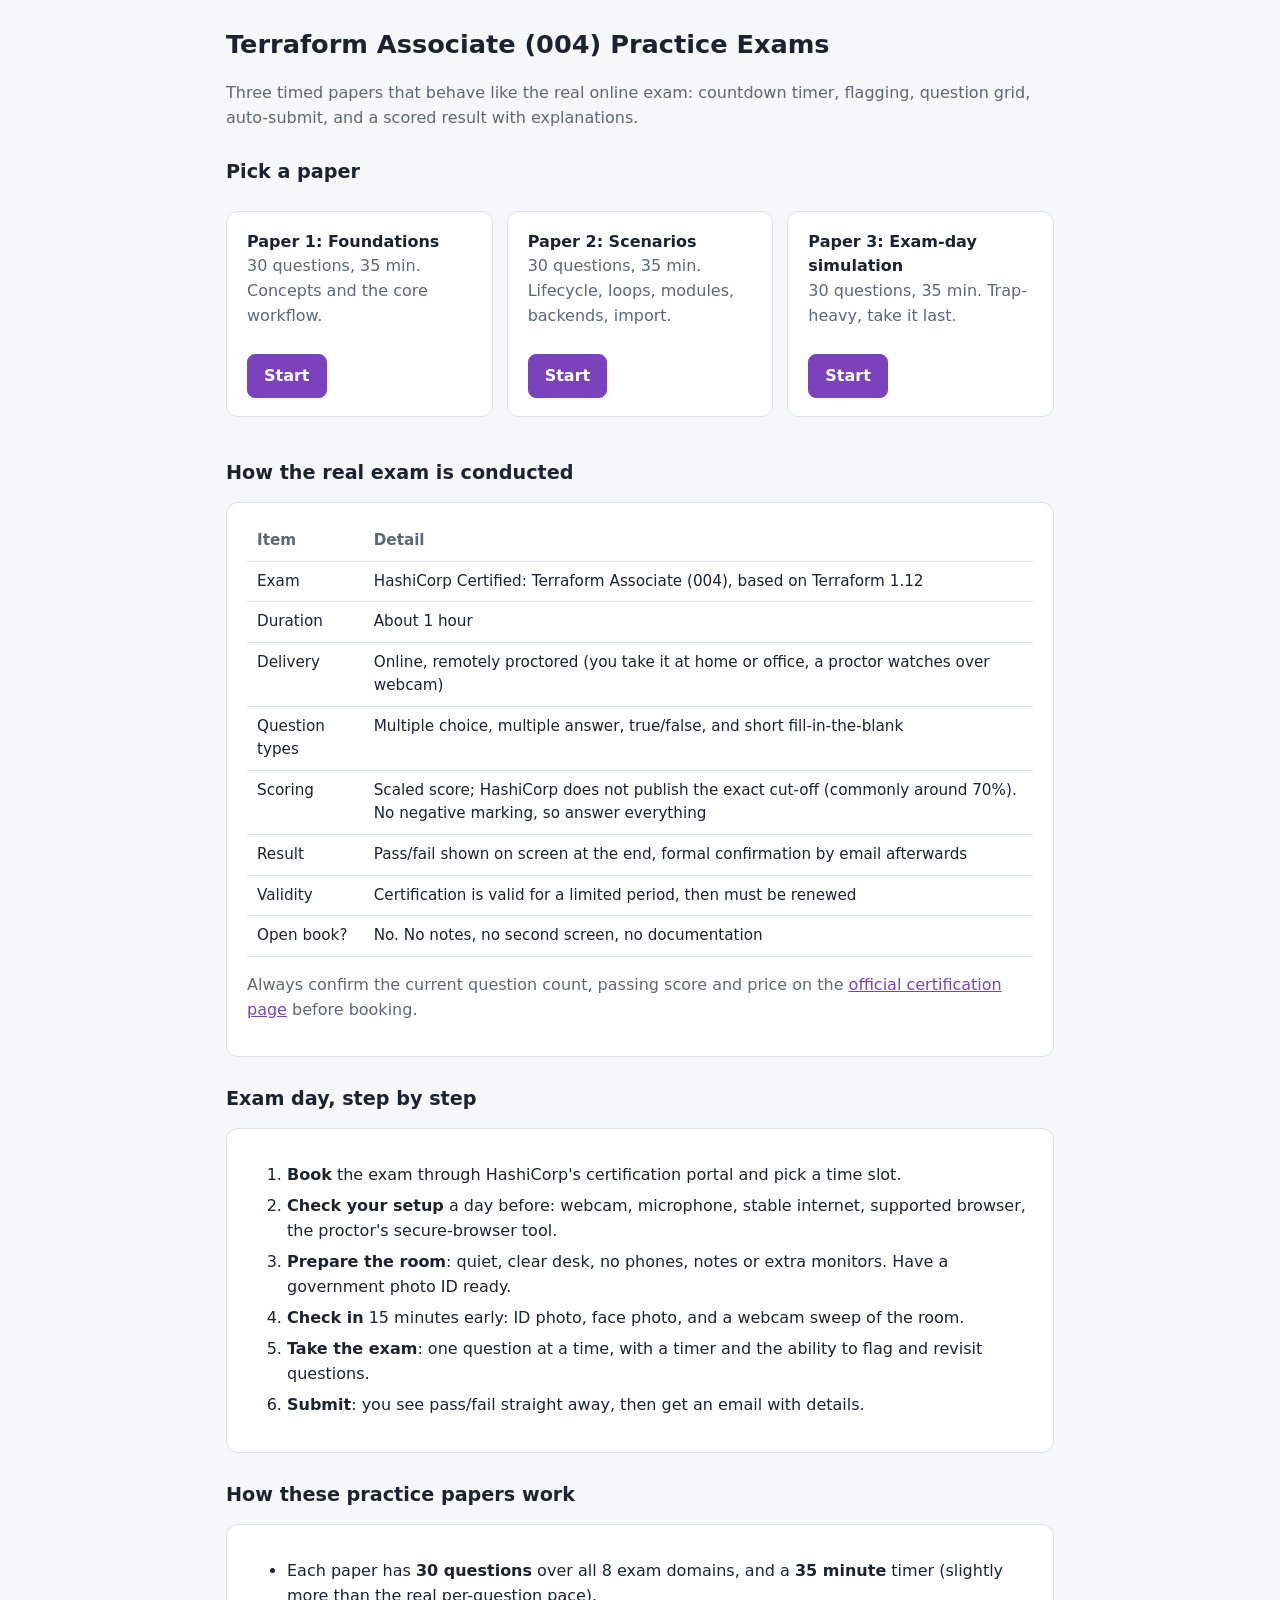
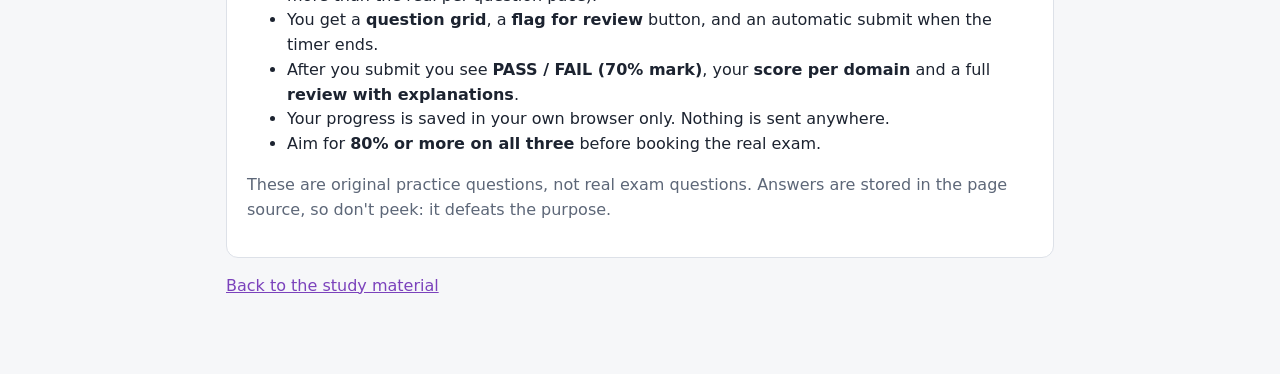
<file: index.html>
<!doctype html>
<html lang="en">
<head>
<meta charset="utf-8">
<meta name="viewport" content="width=device-width,initial-scale=1">
<title>Terraform Associate Practice Exams</title>
<link rel="stylesheet" href="assets/exam.css">
</head>
<body>
<main class="wrap">
  <h1>Terraform Associate (004) Practice Exams</h1>
  <p class="muted">Three timed papers that behave like the real online exam: countdown timer, flagging, question grid, auto-submit, and a scored result with explanations.</p>

  <h2>Pick a paper</h2>
  <div class="grid">
    <a class="card" href="paper-1.html" style="text-decoration:none;color:inherit"><strong>Paper 1: Foundations</strong><br><span class="muted">30 questions, 35 min. Concepts and the core workflow.</span><br><br><span class="btn primary">Start</span></a>
    <a class="card" href="paper-2.html" style="text-decoration:none;color:inherit"><strong>Paper 2: Scenarios</strong><br><span class="muted">30 questions, 35 min. Lifecycle, loops, modules, backends, import.</span><br><br><span class="btn primary">Start</span></a>
    <a class="card" href="paper-3.html" style="text-decoration:none;color:inherit"><strong>Paper 3: Exam-day simulation</strong><br><span class="muted">30 questions, 35 min. Trap-heavy, take it last.</span><br><br><span class="btn primary">Start</span></a>
  </div>

  <h2>How the real exam is conducted</h2>
  <div class="card">
    <table>
      <tr><th>Item</th><th>Detail</th></tr>
      <tr><td>Exam</td><td>HashiCorp Certified: Terraform Associate (004), based on Terraform 1.12</td></tr>
      <tr><td>Duration</td><td>About 1 hour</td></tr>
      <tr><td>Delivery</td><td>Online, remotely proctored (you take it at home or office, a proctor watches over webcam)</td></tr>
      <tr><td>Question types</td><td>Multiple choice, multiple answer, true/false, and short fill-in-the-blank</td></tr>
      <tr><td>Scoring</td><td>Scaled score; HashiCorp does not publish the exact cut-off (commonly around 70%). No negative marking, so answer everything</td></tr>
      <tr><td>Result</td><td>Pass/fail shown on screen at the end, formal confirmation by email afterwards</td></tr>
      <tr><td>Validity</td><td>Certification is valid for a limited period, then must be renewed</td></tr>
      <tr><td>Open book?</td><td>No. No notes, no second screen, no documentation</td></tr>
    </table>
    <p class="muted">Always confirm the current question count, passing score and price on the <a href="https://developer.hashicorp.com/certifications/terraform-associate">official certification page</a> before booking.</p>
  </div>

  <h2>Exam day, step by step</h2>
  <div class="card">
    <ol class="steps">
      <li><b>Book</b> the exam through HashiCorp's certification portal and pick a time slot.</li>
      <li><b>Check your setup</b> a day before: webcam, microphone, stable internet, supported browser, the proctor's secure-browser tool.</li>
      <li><b>Prepare the room</b>: quiet, clear desk, no phones, notes or extra monitors. Have a government photo ID ready.</li>
      <li><b>Check in</b> 15 minutes early: ID photo, face photo, and a webcam sweep of the room.</li>
      <li><b>Take the exam</b>: one question at a time, with a timer and the ability to flag and revisit questions.</li>
      <li><b>Submit</b>: you see pass/fail straight away, then get an email with details.</li>
    </ol>
  </div>

  <h2>How these practice papers work</h2>
  <div class="card">
    <ul>
      <li>Each paper has <b>30 questions</b> over all 8 exam domains, and a <b>35 minute</b> timer (slightly more than the real per-question pace).</li>
      <li>You get a <b>question grid</b>, a <b>flag for review</b> button, and an automatic submit when the timer ends.</li>
      <li>After you submit you see <b>PASS / FAIL (70% mark)</b>, your <b>score per domain</b> and a full <b>review with explanations</b>.</li>
      <li>Your progress is saved in your own browser only. Nothing is sent anywhere.</li>
      <li>Aim for <b>80% or more on all three</b> before booking the real exam.</li>
    </ul>
    <p class="muted">These are original practice questions, not real exam questions. Answers are stored in the page source, so don't peek: it defeats the purpose.</p>
  </div>

  <p class="muted"><a href="README.md">Back to the study material</a></p>
</main>
</body>
</html>
</file>
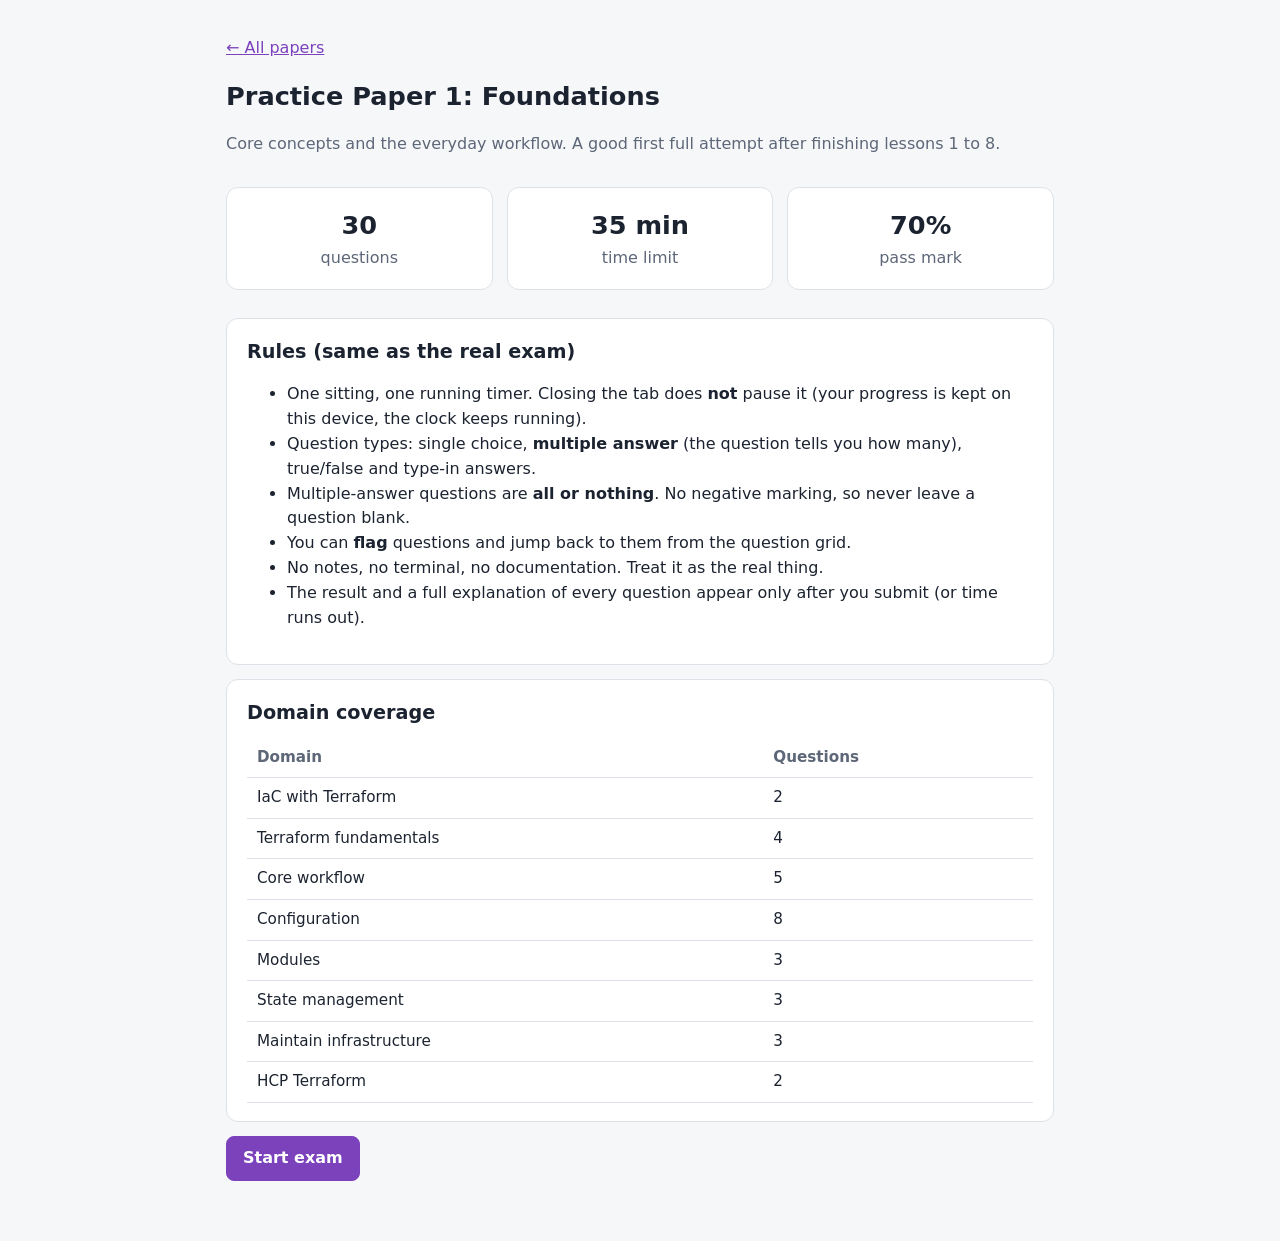
<file: paper-1.html>
<!doctype html>
<html lang="en">
<head>
<meta charset="utf-8">
<meta name="viewport" content="width=device-width,initial-scale=1">
<title>Terraform Practice Paper 1</title>
<link rel="stylesheet" href="assets/exam.css">
</head>
<body>
<main class="wrap" id="app"><noscript>This practice exam needs JavaScript.</noscript></main>
<script src="papers/paper-1.js"></script>
<script src="assets/exam.js"></script>
<script>startExam(window.PAPER);</script>
</body>
</html>
</file>
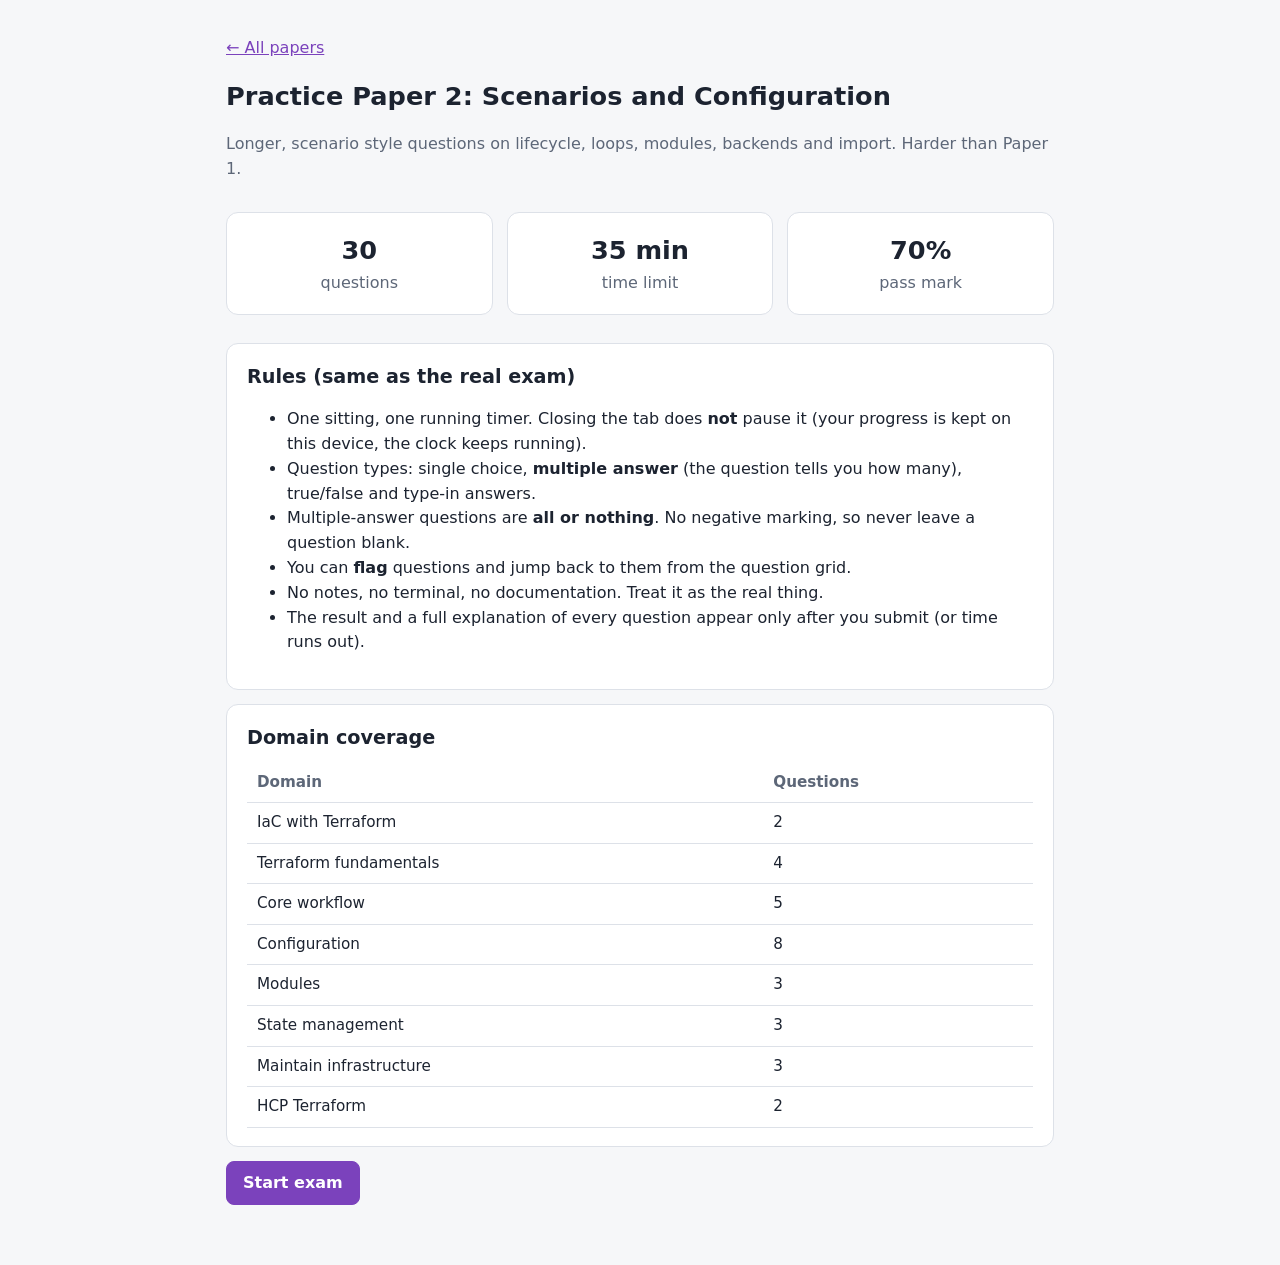
<file: paper-2.html>
<!doctype html>
<html lang="en">
<head>
<meta charset="utf-8">
<meta name="viewport" content="width=device-width,initial-scale=1">
<title>Terraform Practice Paper 2</title>
<link rel="stylesheet" href="assets/exam.css">
</head>
<body>
<main class="wrap" id="app"><noscript>This practice exam needs JavaScript.</noscript></main>
<script src="papers/paper-2.js"></script>
<script src="assets/exam.js"></script>
<script>startExam(window.PAPER);</script>
</body>
</html>
</file>
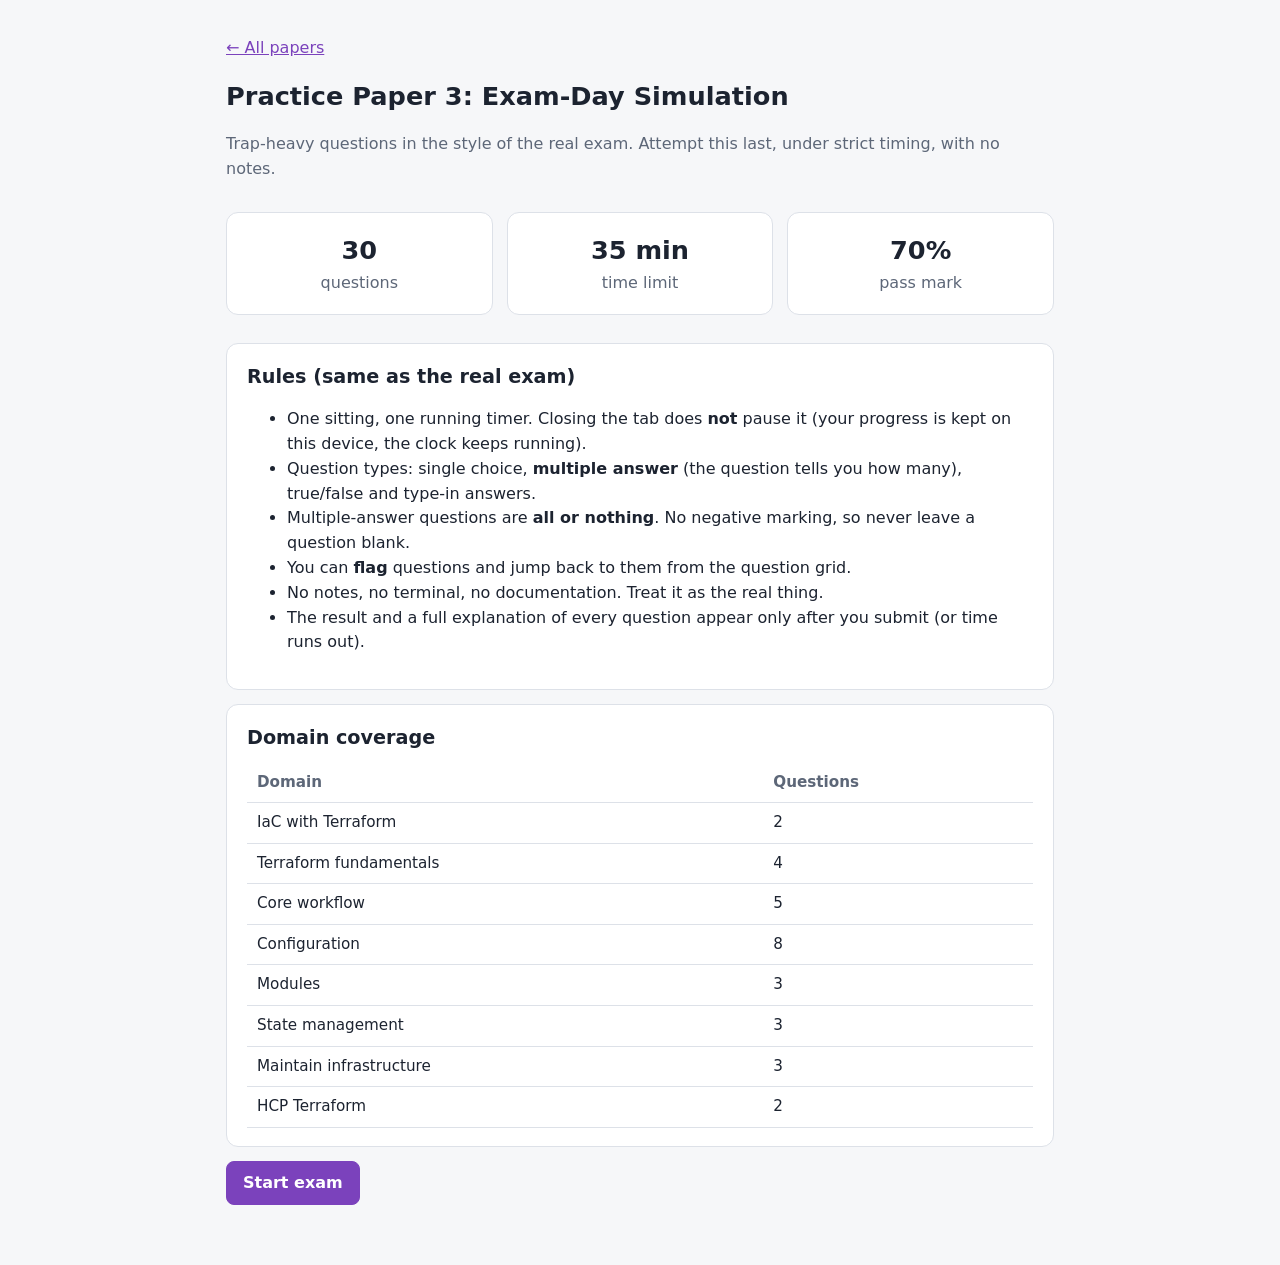
<file: paper-3.html>
<!doctype html>
<html lang="en">
<head>
<meta charset="utf-8">
<meta name="viewport" content="width=device-width,initial-scale=1">
<title>Terraform Practice Paper 3</title>
<link rel="stylesheet" href="assets/exam.css">
</head>
<body>
<main class="wrap" id="app"><noscript>This practice exam needs JavaScript.</noscript></main>
<script src="papers/paper-3.js"></script>
<script src="assets/exam.js"></script>
<script>startExam(window.PAPER);</script>
</body>
</html>
</file>
<file: assets/exam.css>
:root{
  --bg:#f6f7f9;--card:#fff;--text:#1c2330;--muted:#5d6778;--line:#dde1e8;
  --accent:#7b42bc;--accent-ink:#fff;--ok:#1a7f45;--ok-bg:#e4f6ec;--bad:#b3261e;--bad-bg:#fdeceb;--warn:#9a6700;--warn-bg:#fff4d6;
}
@media (prefers-color-scheme:dark){
  :root{--bg:#12151b;--card:#1b2029;--text:#e8ebf0;--muted:#9aa4b5;--line:#2c3340;
    --accent:#a47be0;--accent-ink:#12151b;--ok:#5fd48d;--ok-bg:#16301f;--bad:#ff8a80;--bad-bg:#3a1b19;--warn:#f0c14b;--warn-bg:#3a2f10}
}
*{box-sizing:border-box}
body{margin:0;background:var(--bg);color:var(--text);font:16px/1.55 system-ui,-apple-system,"Segoe UI",Roboto,sans-serif}
.wrap{max-width:860px;margin:0 auto;padding:20px 16px 60px}
h1{font-size:1.6rem;margin:.2em 0 .3em}
h2{font-size:1.2rem;margin:1.4em 0 .5em}
p,li{color:var(--text)}
.muted{color:var(--muted)}
a{color:var(--accent)}
code{background:rgba(127,127,127,.18);padding:.08em .35em;border-radius:4px;font:.9em ui-monospace,Menlo,Consolas,monospace}
pre{background:rgba(127,127,127,.15);padding:12px 14px;border-radius:8px;overflow:auto;font:.88rem/1.5 ui-monospace,Menlo,Consolas,monospace}
.card{background:var(--card);border:1px solid var(--line);border-radius:12px;padding:18px 20px;margin:14px 0}
.grid{display:grid;gap:14px;grid-template-columns:repeat(auto-fit,minmax(230px,1fr))}
.stat{text-align:center}
.stat b{display:block;font-size:1.6rem}
table{width:100%;border-collapse:collapse;font-size:.95rem}
th,td{text-align:left;padding:8px 10px;border-bottom:1px solid var(--line);vertical-align:top}
th{color:var(--muted);font-weight:600}
.btn{appearance:none;border:1px solid var(--line);background:var(--card);color:var(--text);padding:9px 16px;border-radius:8px;font:inherit;cursor:pointer;text-decoration:none;display:inline-block}
.btn:hover{border-color:var(--accent)}
.btn:focus-visible,.opt:focus-within,.nav button:focus-visible{outline:3px solid var(--accent);outline-offset:2px}
.btn.primary{background:var(--accent);color:var(--accent-ink);border-color:var(--accent);font-weight:600}
.btn.danger{border-color:var(--bad);color:var(--bad)}
.btn[disabled]{opacity:.45;cursor:not-allowed}
.row{display:flex;gap:10px;flex-wrap:wrap;align-items:center}
.spread{justify-content:space-between}

/* exam */
.topbar{position:sticky;top:0;z-index:5;background:var(--bg);padding:10px 0;border-bottom:1px solid var(--line);margin-bottom:12px}
.timer{font:600 1.15rem ui-monospace,Menlo,Consolas,monospace;padding:4px 10px;border-radius:8px;background:var(--card);border:1px solid var(--line)}
.timer.low{background:var(--warn-bg);color:var(--warn);border-color:var(--warn)}
.timer.crit{background:var(--bad-bg);color:var(--bad);border-color:var(--bad)}
.qmeta{display:flex;gap:8px;flex-wrap:wrap;margin-bottom:8px}
.tag{font-size:.78rem;padding:2px 9px;border-radius:99px;border:1px solid var(--line);color:var(--muted)}
.qtext{font-size:1.08rem;margin:.3em 0 .8em}
.opt{display:flex;gap:10px;align-items:flex-start;padding:10px 12px;border:1px solid var(--line);border-radius:8px;margin:8px 0;cursor:pointer;background:var(--card)}
.opt:hover{border-color:var(--accent)}
.opt.sel{border-color:var(--accent);box-shadow:inset 0 0 0 1px var(--accent)}
.opt input{margin-top:.35em}
.textin{width:100%;padding:10px 12px;font:1rem ui-monospace,Menlo,Consolas,monospace;border:1px solid var(--line);border-radius:8px;background:var(--card);color:var(--text)}
.nav{display:grid;grid-template-columns:repeat(auto-fill,minmax(40px,1fr));gap:6px;margin-top:6px}
.nav button{padding:7px 0;border-radius:6px;border:1px solid var(--line);background:var(--card);color:var(--text);cursor:pointer;font:inherit;font-size:.9rem;position:relative}
.nav button.done{background:var(--accent);color:var(--accent-ink);border-color:var(--accent)}
.nav button.cur{outline:2px solid var(--text);outline-offset:1px}
.nav button.flag::after{content:"";position:absolute;top:2px;right:3px;width:8px;height:8px;border-radius:50%;background:#e8a317}
.legend{font-size:.82rem;color:var(--muted);margin-top:8px}

/* results */
.verdict{font-size:1.5rem;font-weight:700;padding:14px 18px;border-radius:10px;text-align:center}
.verdict.pass{background:var(--ok-bg);color:var(--ok)}
.verdict.fail{background:var(--bad-bg);color:var(--bad)}
.bar{height:10px;border-radius:99px;background:var(--line);overflow:hidden;min-width:90px}
.bar i{display:block;height:100%;background:var(--accent)}
.rev{border-left:5px solid var(--line)}
.rev.right{border-left-color:var(--ok)}
.rev.wrong{border-left-color:var(--bad)}
.ans-line{font-size:.95rem;margin:4px 0}
.ok-t{color:var(--ok);font-weight:600}
.bad-t{color:var(--bad);font-weight:600}
.expl{background:rgba(127,127,127,.12);border-radius:8px;padding:10px 12px;margin-top:8px}
.filters .btn.on{background:var(--accent);color:var(--accent-ink);border-color:var(--accent)}
ol.steps li{margin:.4em 0}
@media print{.topbar,.filters,.btn{display:none}}
</file>
